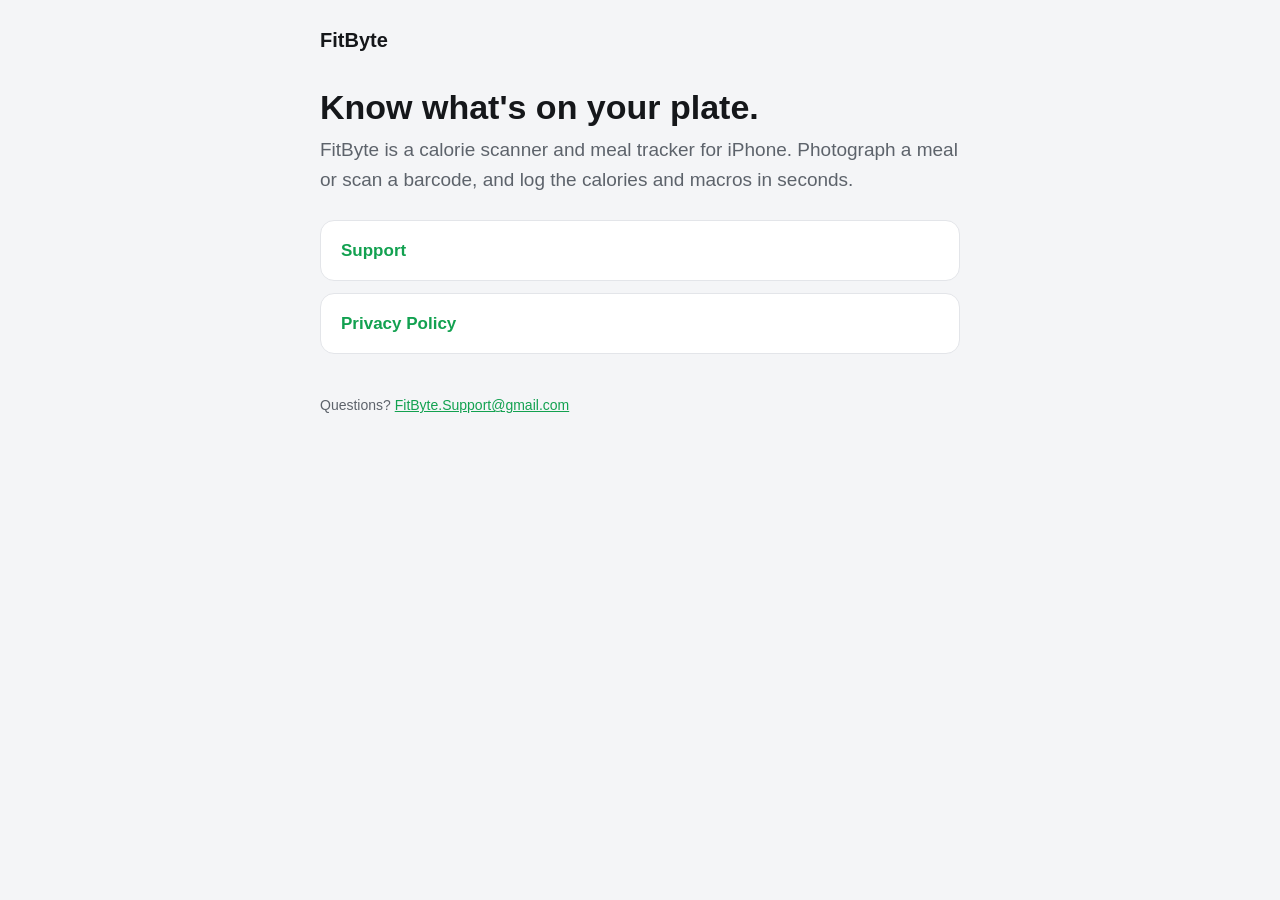
<file: index.html>
<!doctype html>
<html lang="en">
<head>
  <meta charset="utf-8">
  <meta name="viewport" content="width=device-width, initial-scale=1">
  <title>FitByte</title>
  <meta name="description" content="FitByte is a calorie scanner and meal tracker for iPhone.">
  <link rel="stylesheet" href="style.css">
</head>
<body>
  <header>
    <a class="brand" href="./">FitByte</a>
  </header>
  <main>
    <h1>Know what's on your plate.</h1>
    <p class="lead">FitByte is a calorie scanner and meal tracker for iPhone. Photograph a meal or scan a barcode, and log the calories and macros in seconds.</p>
    <div class="links">
      <a href="support/">Support</a>
      <a href="privacy/">Privacy Policy</a>
    </div>
  </main>
  <footer>Questions? <a href="mailto:FitByte.Support@gmail.com">FitByte.Support@gmail.com</a></footer>
</body>
</html>
</file>
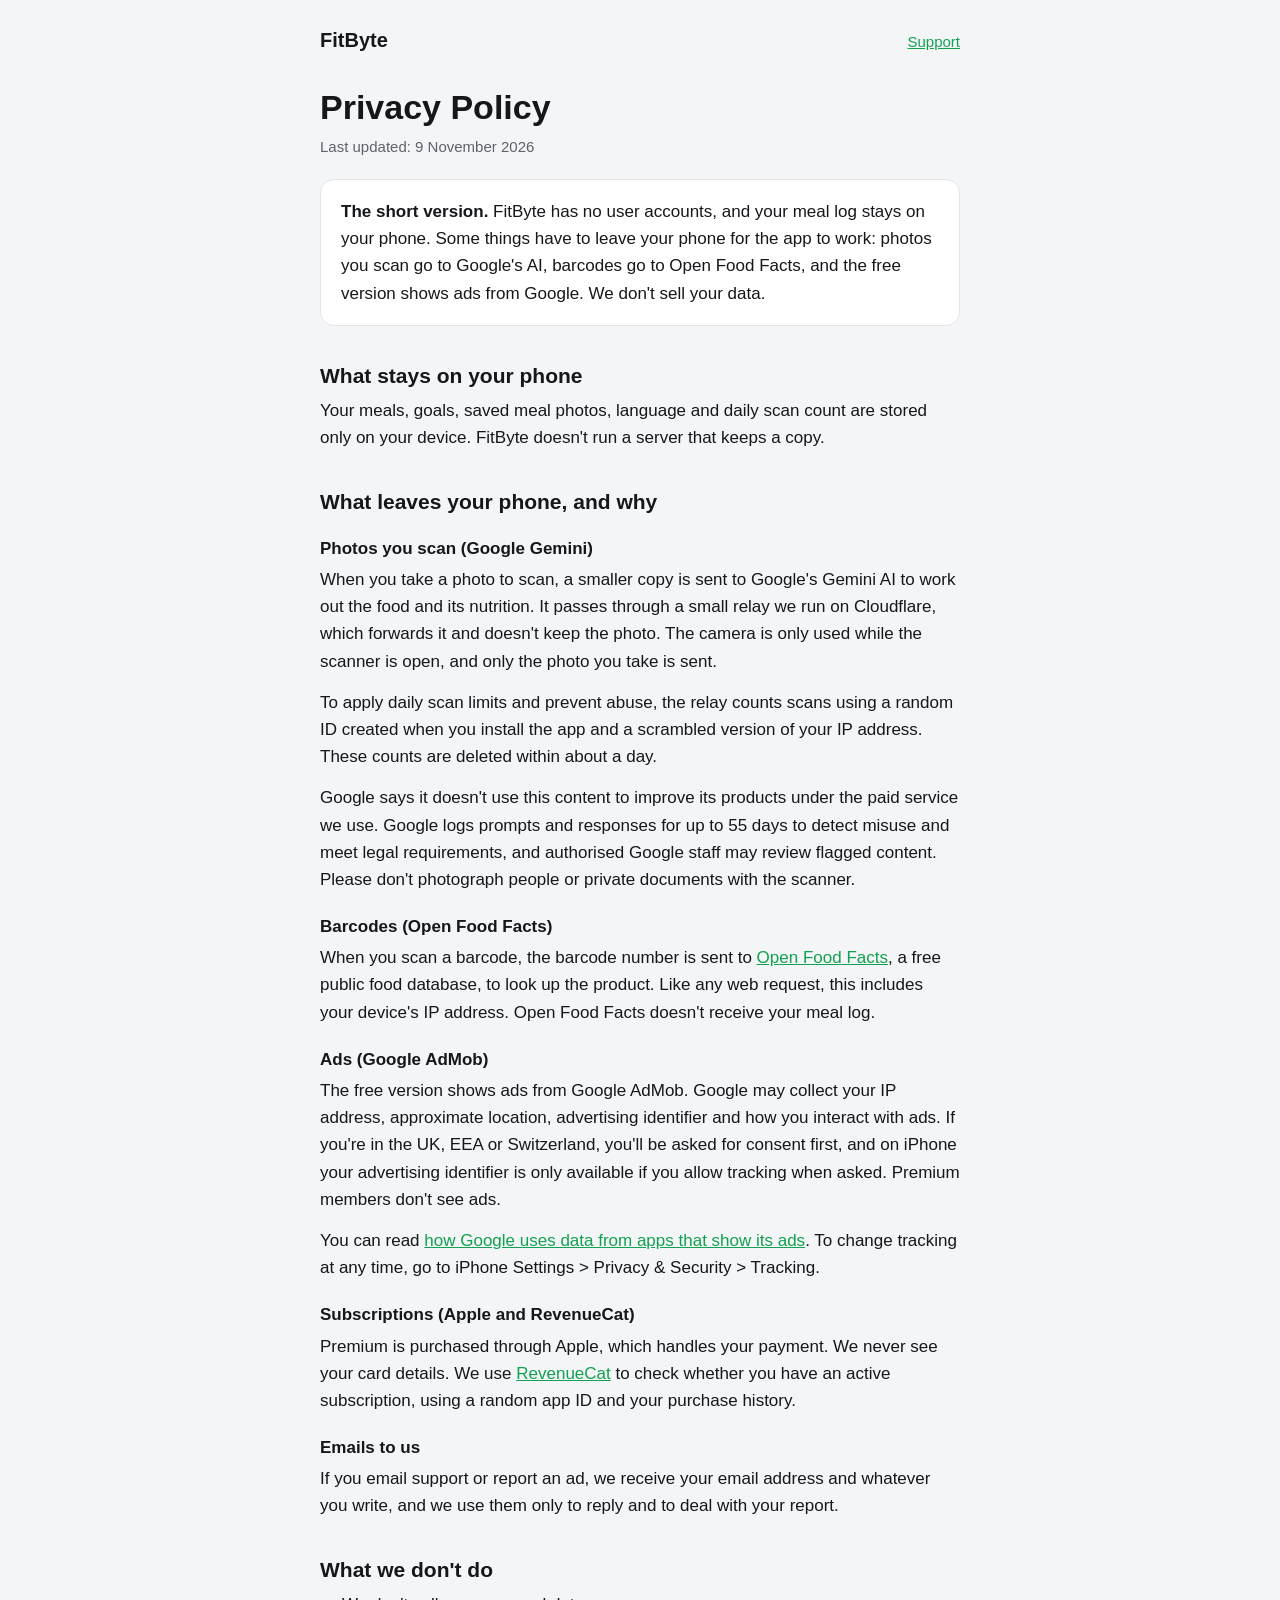
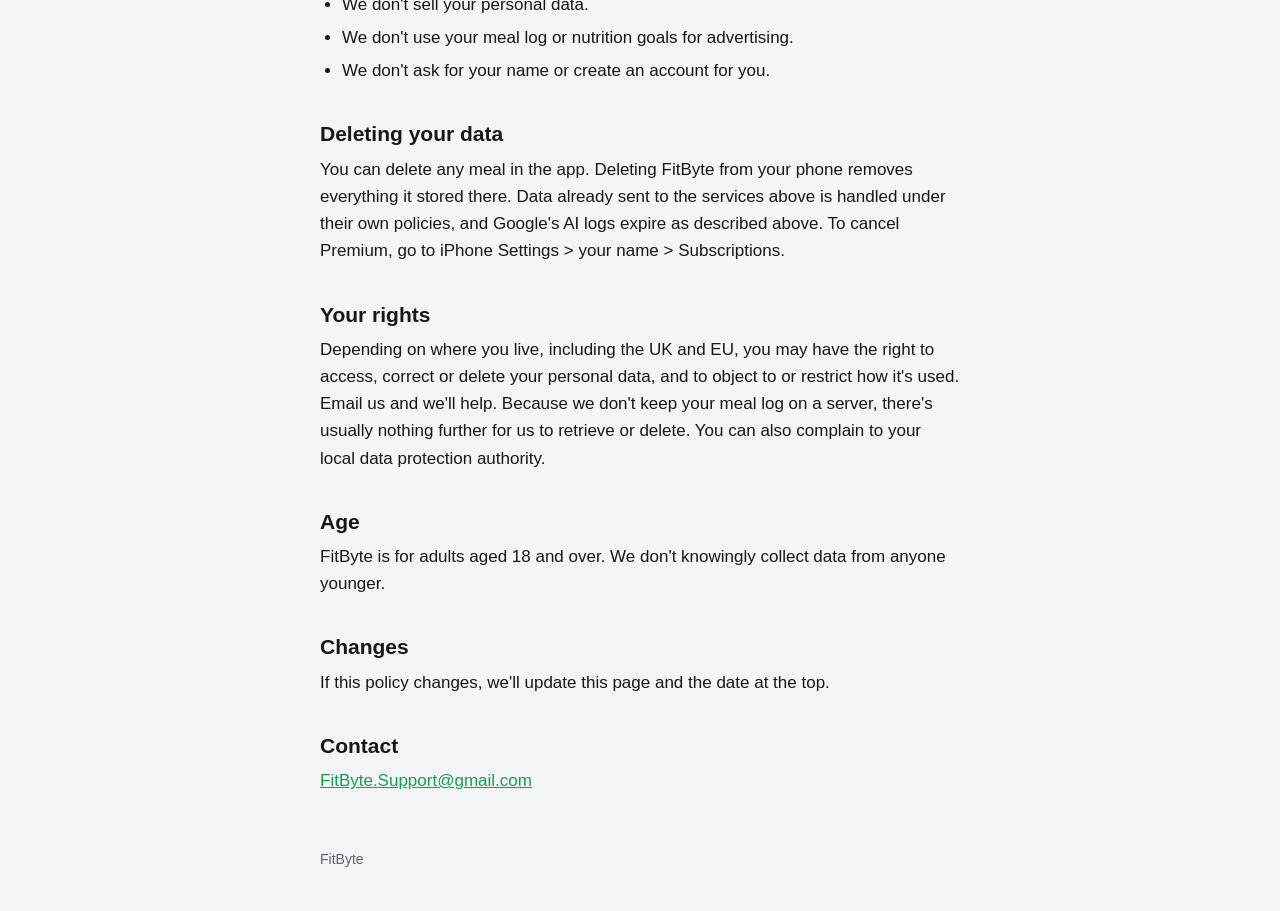
<file: privacy/index.html>
<!doctype html>
<html lang="en">
<head>
  <meta charset="utf-8">
  <meta name="viewport" content="width=device-width, initial-scale=1">
  <title>FitByte Privacy Policy</title>
  <meta name="description" content="What data the FitByte app uses, where it goes and the choices you have.">
  <link rel="stylesheet" href="../style.css">
</head>
<body>
  <header>
    <a class="brand" href="../">FitByte</a>
    <nav><a href="../support/">Support</a></nav>
  </header>
  <main>
    <h1>Privacy Policy</h1>
    <p class="updated">Last updated: 9 November 2026</p>

    <div class="card">
      <p><strong>The short version.</strong> FitByte has no user accounts, and your meal log stays on your phone. Some things have to leave your phone for the app to work: photos you scan go to Google's AI, barcodes go to Open Food Facts, and the free version shows ads from Google. We don't sell your data.</p>
    </div>

    <h2>What stays on your phone</h2>
    <p>Your meals, goals, saved meal photos, language and daily scan count are stored only on your device. FitByte doesn't run a server that keeps a copy.</p>

    <h2>What leaves your phone, and why</h2>

    <h3>Photos you scan (Google Gemini)</h3>
    <p>When you take a photo to scan, a smaller copy is sent to Google's Gemini AI to work out the food and its nutrition. It passes through a small relay we run on Cloudflare, which forwards it and doesn't keep the photo. The camera is only used while the scanner is open, and only the photo you take is sent.</p>
    <p>To apply daily scan limits and prevent abuse, the relay counts scans using a random ID created when you install the app and a scrambled version of your IP address. These counts are deleted within about a day.</p>
    <p>Google says it doesn't use this content to improve its products under the paid service we use. Google logs prompts and responses for up to 55 days to detect misuse and meet legal requirements, and authorised Google staff may review flagged content. Please don't photograph people or private documents with the scanner.</p>

    <h3>Barcodes (Open Food Facts)</h3>
    <p>When you scan a barcode, the barcode number is sent to <a href="https://world.openfoodfacts.org">Open Food Facts</a>, a free public food database, to look up the product. Like any web request, this includes your device's IP address. Open Food Facts doesn't receive your meal log.</p>

    <h3>Ads (Google AdMob)</h3>
    <p>The free version shows ads from Google AdMob. Google may collect your IP address, approximate location, advertising identifier and how you interact with ads. If you're in the UK, EEA or Switzerland, you'll be asked for consent first, and on iPhone your advertising identifier is only available if you allow tracking when asked. Premium members don't see ads.</p>
    <p>You can read <a href="https://policies.google.com/technologies/partner-sites">how Google uses data from apps that show its ads</a>. To change tracking at any time, go to iPhone Settings &gt; Privacy &amp; Security &gt; Tracking.</p>

    <h3>Subscriptions (Apple and RevenueCat)</h3>
    <p>Premium is purchased through Apple, which handles your payment. We never see your card details. We use <a href="https://www.revenuecat.com/privacy">RevenueCat</a> to check whether you have an active subscription, using a random app ID and your purchase history.</p>

    <h3>Emails to us</h3>
    <p>If you email support or report an ad, we receive your email address and whatever you write, and we use them only to reply and to deal with your report.</p>

    <h2>What we don't do</h2>
    <ul>
      <li>We don't sell your personal data.</li>
      <li>We don't use your meal log or nutrition goals for advertising.</li>
      <li>We don't ask for your name or create an account for you.</li>
    </ul>

    <h2>Deleting your data</h2>
    <p>You can delete any meal in the app. Deleting FitByte from your phone removes everything it stored there. Data already sent to the services above is handled under their own policies, and Google's AI logs expire as described above. To cancel Premium, go to iPhone Settings &gt; your name &gt; Subscriptions.</p>

    <h2>Your rights</h2>
    <p>Depending on where you live, including the UK and EU, you may have the right to access, correct or delete your personal data, and to object to or restrict how it's used. Email us and we'll help. Because we don't keep your meal log on a server, there's usually nothing further for us to retrieve or delete. You can also complain to your local data protection authority.</p>

    <h2>Age</h2>
    <p>FitByte is for adults aged 18 and over. We don't knowingly collect data from anyone younger.</p>

    <h2>Changes</h2>
    <p>If this policy changes, we'll update this page and the date at the top.</p>

    <h2>Contact</h2>
    <p><a href="mailto:FitByte.Support@gmail.com">FitByte.Support@gmail.com</a></p>
  </main>
  <footer>FitByte</footer>
</body>
</html>
</file>
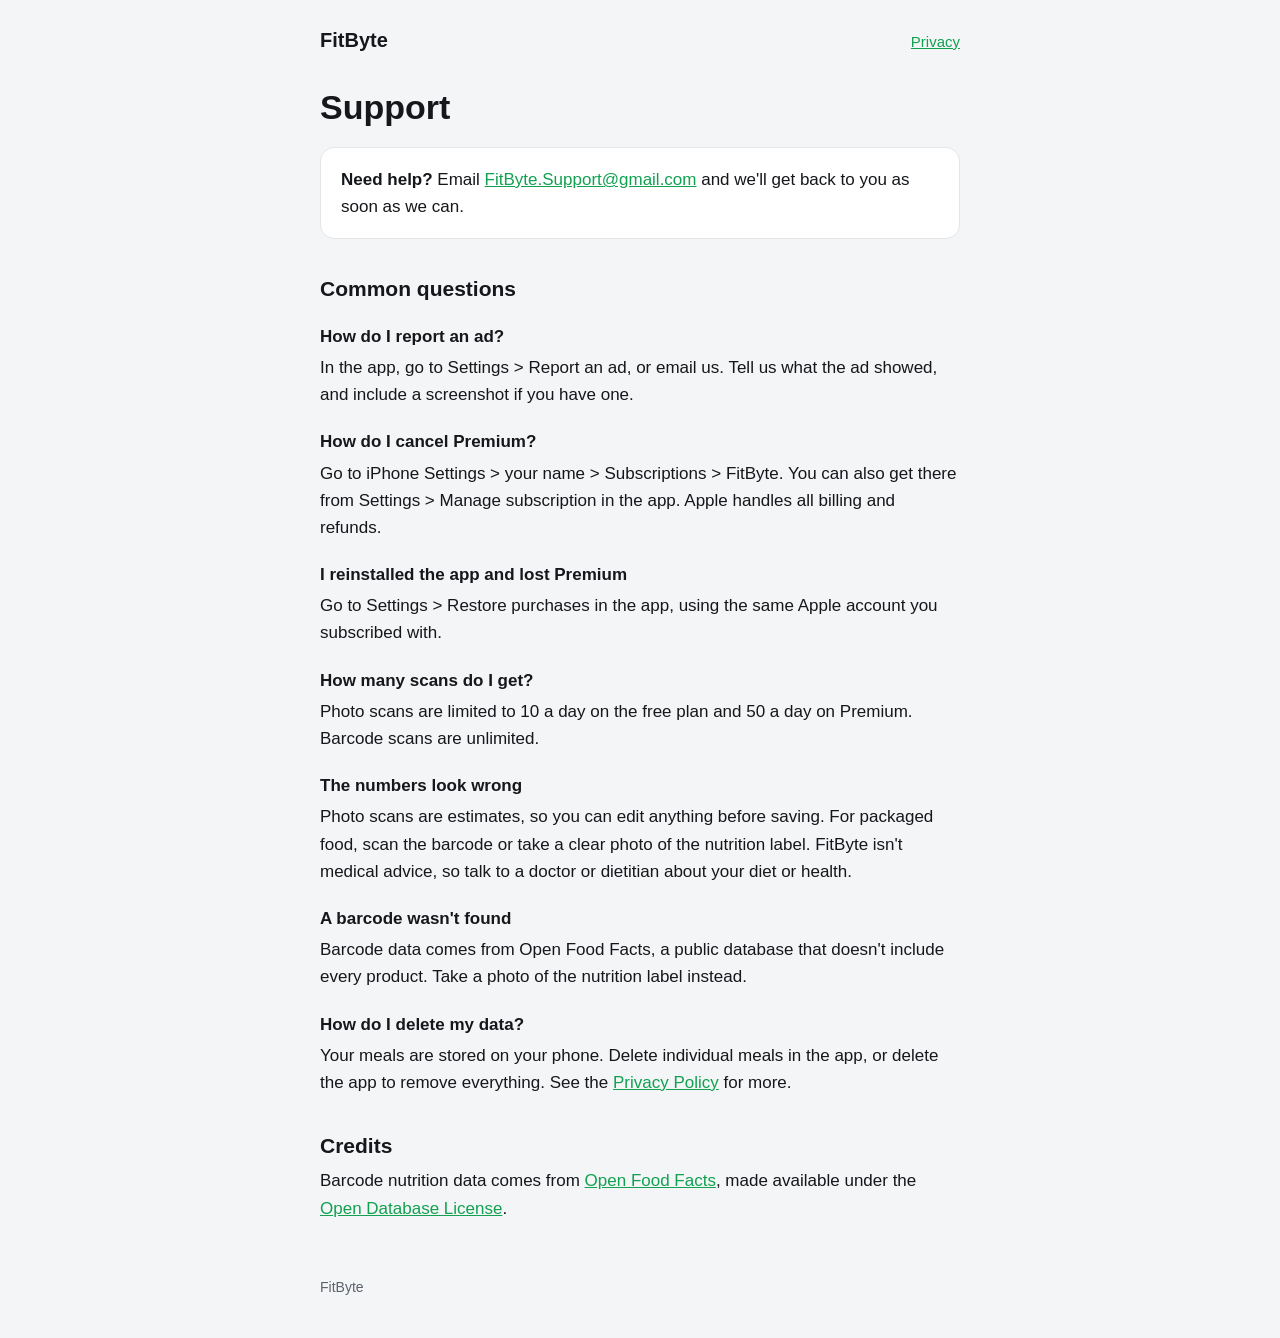
<file: support/index.html>
<!doctype html>
<html lang="en">
<head>
  <meta charset="utf-8">
  <meta name="viewport" content="width=device-width, initial-scale=1">
  <title>FitByte Support</title>
  <meta name="description" content="Get help with the FitByte app, report an ad or contact support.">
  <link rel="stylesheet" href="../style.css">
</head>
<body>
  <header>
    <a class="brand" href="../">FitByte</a>
    <nav><a href="../privacy/">Privacy</a></nav>
  </header>
  <main>
    <h1>Support</h1>
    <div class="card">
      <p><strong>Need help?</strong> Email <a href="mailto:FitByte.Support@gmail.com">FitByte.Support@gmail.com</a> and we'll get back to you as soon as we can.</p>
    </div>

    <h2>Common questions</h2>

    <h3>How do I report an ad?</h3>
    <p>In the app, go to Settings &gt; Report an ad, or email us. Tell us what the ad showed, and include a screenshot if you have one.</p>

    <h3>How do I cancel Premium?</h3>
    <p>Go to iPhone Settings &gt; your name &gt; Subscriptions &gt; FitByte. You can also get there from Settings &gt; Manage subscription in the app. Apple handles all billing and refunds.</p>

    <h3>I reinstalled the app and lost Premium</h3>
    <p>Go to Settings &gt; Restore purchases in the app, using the same Apple account you subscribed with.</p>

    <h3>How many scans do I get?</h3>
    <p>Photo scans are limited to 10 a day on the free plan and 50 a day on Premium. Barcode scans are unlimited.</p>

    <h3>The numbers look wrong</h3>
    <p>Photo scans are estimates, so you can edit anything before saving. For packaged food, scan the barcode or take a clear photo of the nutrition label. FitByte isn't medical advice, so talk to a doctor or dietitian about your diet or health.</p>

    <h3>A barcode wasn't found</h3>
    <p>Barcode data comes from Open Food Facts, a public database that doesn't include every product. Take a photo of the nutrition label instead.</p>

    <h3>How do I delete my data?</h3>
    <p>Your meals are stored on your phone. Delete individual meals in the app, or delete the app to remove everything. See the <a href="../privacy/">Privacy Policy</a> for more.</p>

    <h2>Credits</h2>
    <p>Barcode nutrition data comes from <a href="https://world.openfoodfacts.org">Open Food Facts</a>, made available under the <a href="https://opendatacommons.org/licenses/odbl/1-0/">Open Database License</a>.</p>
  </main>
  <footer>FitByte</footer>
</body>
</html>
</file>
<file: style.css>
:root {
  color-scheme: light dark;
  --bg: #f4f5f7;
  --surface: #ffffff;
  --text: #15171a;
  --muted: #5d636b;
  --border: #e3e5e9;
  --accent: #12a150;
}

@media (prefers-color-scheme: dark) {
  :root {
    --bg: #0a0a0b;
    --surface: #17181b;
    --text: #f2f3f5;
    --muted: #a0a5ad;
    --border: #2a2c31;
    --accent: #34d17a;
  }
}

* { box-sizing: border-box; }

body {
  margin: 0;
  background: var(--bg);
  color: var(--text);
  font: 17px/1.6 -apple-system, BlinkMacSystemFont, "Segoe UI", Roboto, Helvetica, Arial, sans-serif;
}

header, main, footer {
  max-width: 680px;
  margin: 0 auto;
  padding-left: 20px;
  padding-right: 20px;
}

header {
  display: flex;
  align-items: baseline;
  justify-content: space-between;
  gap: 16px;
  padding-top: 24px;
}

.brand { font-weight: 700; font-size: 20px; color: var(--text); text-decoration: none; }
nav { display: flex; gap: 16px; font-size: 15px; }

main { padding-top: 32px; padding-bottom: 32px; }
h1 { font-size: 34px; line-height: 1.15; margin: 0 0 8px; }
h2 { font-size: 21px; line-height: 1.3; margin: 36px 0 8px; }
h3 { font-size: 17px; margin: 20px 0 4px; }
p, ul { margin: 0 0 14px; }
ul { padding-left: 22px; }
li { margin-bottom: 6px; }
a { color: var(--accent); }

.lead { font-size: 19px; color: var(--muted); }
.updated { color: var(--muted); font-size: 15px; }

.card {
  background: var(--surface);
  border: 1px solid var(--border);
  border-radius: 14px;
  padding: 18px 20px;
  margin: 20px 0;
}
.card p:last-child, .card ul:last-child { margin-bottom: 0; }

.links { display: grid; gap: 12px; margin-top: 24px; }
.links a {
  display: block;
  background: var(--surface);
  border: 1px solid var(--border);
  border-radius: 14px;
  padding: 16px 20px;
  font-weight: 600;
  text-decoration: none;
}

footer { padding-top: 8px; padding-bottom: 40px; color: var(--muted); font-size: 14px; }
</file>
